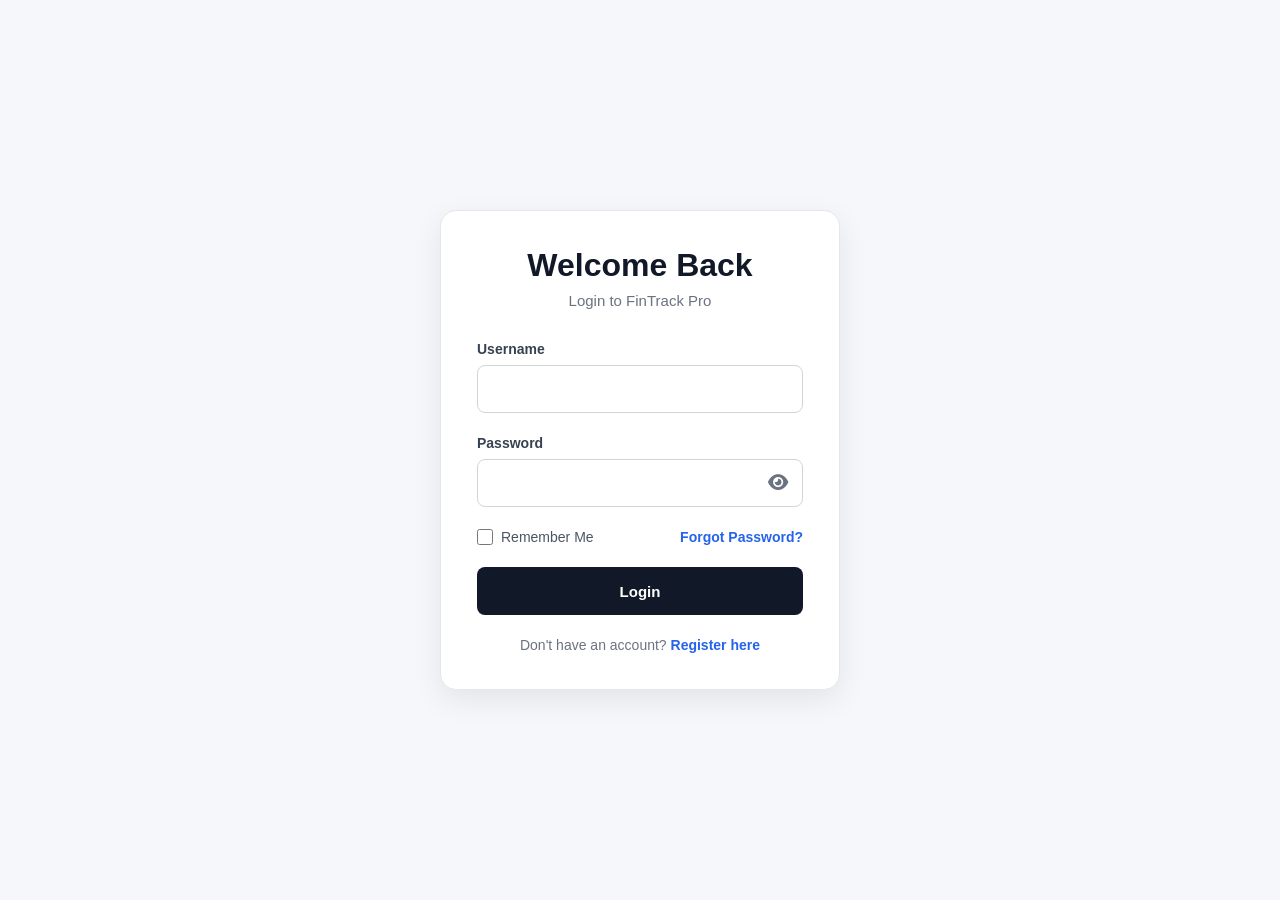
<file: dashboard.html>
<!doctype html>
<html lang="en">
  <head>
    <meta charset="UTF-8" />
    <meta name="viewport" content="width=device-width, initial-scale=1.0" />
    <title>FinTrack Pro</title>
    <link rel="stylesheet" href="css/dashboard.css" />
    <link
      rel="stylesheet"
      href="https://cdnjs.cloudflare.com/ajax/libs/font-awesome/6.7.2/css/all.min.css"
    />
  </head>
  <body>
    <div class="container">
      <aside class="sidebar">
        <!-- logo -->
        <div class="logo">
          <i class="fa-solid fa-layer-group"></i>
          <div>
            <h2>FinTrack Pro</h2>
            <p>Enterprise Finance</p>
          </div>
        </div>

        <!-- navigation -->
        <nav>
          <ul>
            <li class="active" id="dashboardBtn">
              <i class="fa-solid fa-border-all"></i>
              <span>Dashboard</span>
            </li>
            <li id="settingsBtn">
              <i class="fa-solid fa-gear"></i>
              <span>Settings</span>
            </li>
          </ul>
        </nav>

        <!-- Bottom-btn -->
        <button class="add-btn">
          <i class="fa-solid fa-plus"></i>
          <span>Add Transaction</span>
        </button>
      </aside>
      <main class="main-content">
        <header class="topbar">
          <div class="user-info">
            <span class="username" id="currentUsername"></span>
            <button class="logout-btn">
              <i class="fa-solid fa-right-from-bracket"></i>
              Logout
            </button>
          </div>
        </header>

        <!-- dashoard -->
        <section class="dashboard" id="dashboardPage">
          <h1>Financial Overview</h1>
          <p class="subtitle">Real-time tracking application</p>
          <div class="cards">
            <div class="card">
              <div class="card-icon blue">
                <i class="fa-solid fa-building-columns"></i>
              </div>
              <p class="card-title">Current Balance</p>
              <h2 id="balance">$0.00</h2>
            </div>
            <div class="card">
              <div class="card-icon green">
                <i class="fa-solid fa-arrow-trend-up"></i>
              </div>
              <p class="card-title">Total Income</p>
              <h2 id="income">$0.00</h2>
            </div>
            <div class="card">
              <div class="card-icon red">
                <i class="fa-solid fa-arrow-trend-down"></i>
              </div>
              <p class="card-title">Total Expense</p>
              <h2 id="expense">$0.00</h2>
            </div>
            <div class="card">
              <div class="card-icon purple">
                <i class="fa-solid fa-piggy-bank"></i>
              </div>
              <p class="card-title">Transactions</p>
              <h2 id="transactionCount">0</h2>
            </div>
          </div>

          <div class="dashboard-grid">
            <!-- left col -->
            <div class="main-column">
              <!-- Cash Flow Card -->
              <div class="panel chart-panel">
                <h2>Cash Flow Analysis</h2>

                <div class="chart-area">
                  <!-- Replace with Chart.js later -->
                  <div class="chart-placeholder">Chart will come here</div>
                </div>
              </div>

              <!-- Transactions Card -->
              <div class="panel table-panel">
                <h2>All Transactions</h2>

                <div class="table-controls">
                  <div class="search-box">
                    <i class="fa-solid fa-magnifying-glass"></i>

                    <input
                      id="searchInput"
                      type="text"
                      placeholder="Search transactions..."
                      class="search-input"
                    />
                  </div>

                  <select id="filterType" class="filter-select">
                    <option>All Types</option>
                    <option>Income</option>
                    <option>Expense</option>
                  </select>
                </div>

                <div class="table-container">
                  <table>
                    <thead>
                      <tr>
                        <th>Date</th>
                        <th>Description</th>
                        <th>Category</th>
                        <th>Amount</th>
                        <th>Actions</th>
                      </tr>
                    </thead>

                    <tbody id="transactionTable">
                      <!-- Transactions will come here -->
                    </tbody>
                  </table>
                </div>
              </div>
            </div>

            <!-- right col -->
            <div class="side-column">
              <div class="panel">
                <h2>Preferences</h2>

                <div class="preference-item">
                  <span>Dark Mode</span>
                  <label class="switch">
                    <input type="checkbox" id="darkMode" />
                    <span class="slider"></span>
                  </label>
                </div>

                <button class="reset-btn">
                  <i class="fa-solid fa-trash"></i>
                  <span>Reset All Data</span>
                </button>
              </div>
            </div>
          </div>
        </section>

        <!-- settings -->

        <section class="settings-page" id="settingsPage">
          <h1>Settings</h1>
          <p class="subtitle">
            Manage your account profile and app formatting.
          </p>

          <div class="panel settings-panel">
            <h2>Profile Details</h2>

            <div class="settings-grid">
              <div class="form-group">
                <label for="fullName">Full Name</label>

                <input id="fullName" type="text" value="srashti" />
              </div>

              <div class="form-group">
                <label for="currency">Primary Currency</label>

                <select id="currency">
                  <option>USD ($)</option>
                  <option>INR (₹)</option>
                  <option>EUR (€)</option>
                  <option>GBP (£)</option>
                </select>
              </div>
            </div>

            <button class="save-btn">Save Changes</button>
          </div>
        </section>
      </main>
    </div>
    <div class="modal" id="transactionModal">
      <div class="modal-content">
        <div class="modal-header">
          <h2>Add Transaction</h2>
          <span class="close">&times;</span>
        </div>

        <form id="transactionForm">
          <div class="form-group">
            <label for="type">Type</label>

            <select id="type" required>
              <option value="income">Income</option>
              <option value="expense">Expense</option>
            </select>
          </div>

          <div class="form-group">
            <label for="description">Description</label>

            <input
              type="text"
              id="description"
              placeholder="e.g. Salary"
              required
            />
          </div>

          <div class="form-row">
            <div class="form-group">
              <label for="amount">Amount</label>

              <input
                type="number"
                id="amount"
                placeholder="0.00"
                min="0"
                step="0.01"
                required
              />
            </div>

            <div class="form-group">
              <label for="date">Date</label>

              <input type="date" id="date" required />
            </div>
          </div>

          <div class="form-group">
            <label for="category">Category</label>

            <select id="category" required>
              <option value="">Select Category</option>
              <option>Food</option>
              <option>Shopping</option>
              <option>Salary</option>
              <option>Bills</option>
              <option>Entertainment</option>
              <option>Other</option>
            </select>
          </div>

          <button type="submit" class="save-btn">Save Transaction</button>
        </form>
      </div>
    </div>
    <script src="js/dashboard.js"></script>
  </body>
</html>
</file>
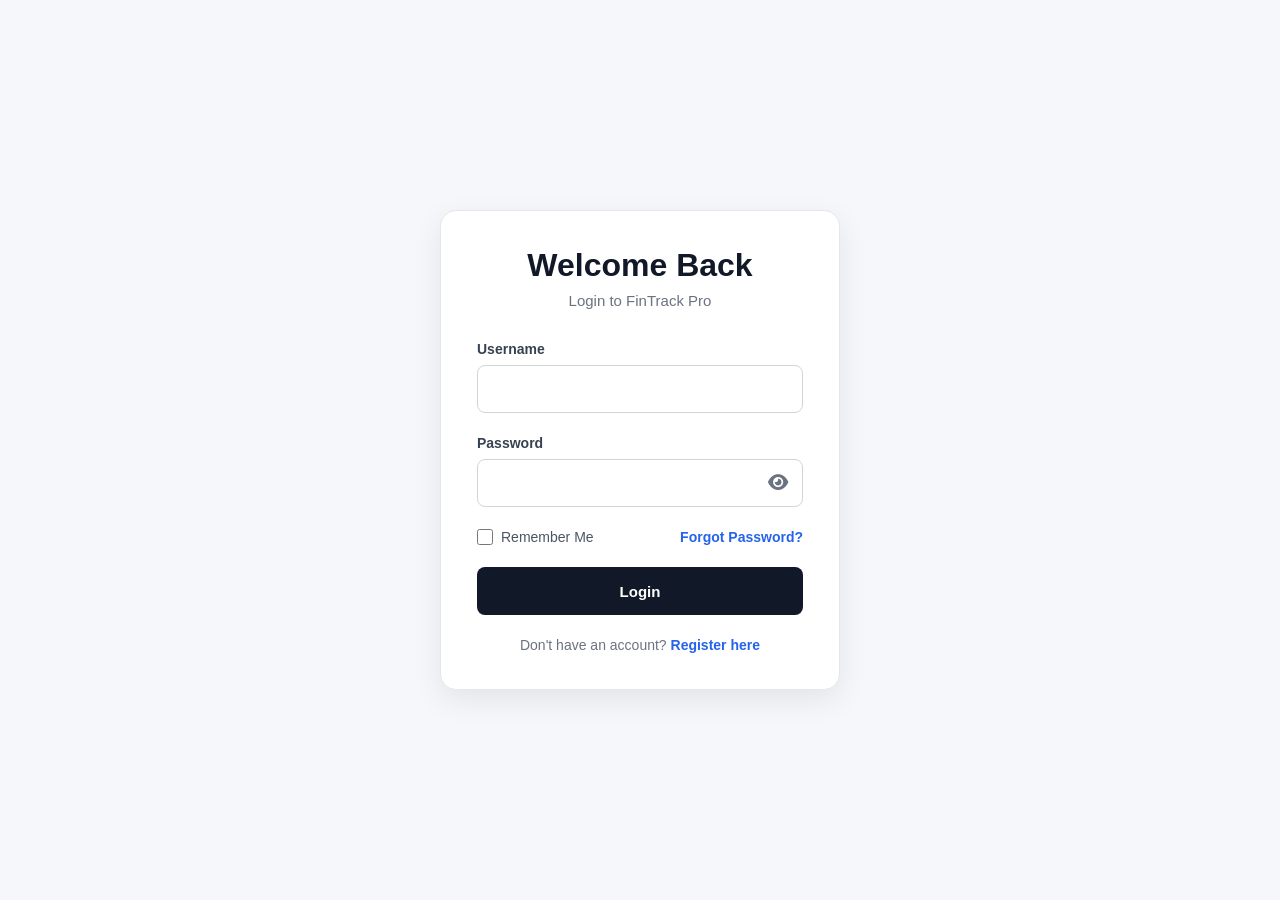
<file: login.html>
<!doctype html>
<html lang="en">
  <head>
    <meta charset="UTF-8" />
    <meta name="viewport" content="width=device-width, initial-scale=1.0" />
    <title>Login to FinTrack Pro</title>
    <link rel="stylesheet" href="css/auth.css" />
    <link
      rel="stylesheet"
      href="https://cdnjs.cloudflare.com/ajax/libs/font-awesome/6.7.2/css/all.min.css"
    />
  </head>

  <body>
    <div class="auth-card">
      <h1>Welcome Back</h1>
      <p class="subtitle">Login to FinTrack Pro</p>
      <form id="loginForm">
        <div class="form-group">
          <label>Username</label>
          <input type="text" id="loginUsername" required />
        </div>
        <div class="form-group">
          <label>Password</label>

          <div class="password-box">
            <input type="password" id="loginPassword" required />

            <span id="togglePassword" class="toggle-password">
              <i class="fa-solid fa-eye"></i>
            </span>
          </div>
        </div>
        <div class="login-options">
          <label class="remember-me">
            <input type="checkbox" id="rememberMe" />

            <span>Remember Me</span>
          </label>

          <a href="#" class="forgot-password"> Forgot Password? </a>
        </div>

        <button type="submit" class="login-btn">Login</button>
      </form>
      <p class="switch-page">
        Don't have an account?
        <a href="register.html"> Register here </a>
      </p>
    </div>

    <!-- Forgot Password Modal -->
    <div class="modal" id="forgotModal">
      <div class="modal-card">
        <h2>Reset Password</h2>

        <div class="form-group">
          <label>Username</label>
          <input type="text" id="forgotUsername" />
        </div>

        <div class="form-group">
          <label>New Password</label>

          <div class="password-box">
            <input type="password" id="newPassword" />

            <span id="toggleNewPassword" class="toggle-password">
              <i class="fa-solid fa-eye"></i>
            </span>
          </div>
        </div>

        <div class="form-group">
          <label>Confirm Password</label>

          <div class="password-box">
            <input type="password" id="confirmNewPassword" />

            <span id="toggleConfirmNewPassword" class="toggle-password">
              <i class="fa-solid fa-eye"></i>
            </span>
          </div>
        </div>

        <div class="modal-buttons">
          <button id="cancelReset" class="cancel-btn">Cancel</button>

          <button id="resetPasswordBtn" class="login-btn">
            Reset Password
          </button>
        </div>
      </div>
    </div>

    <div id="toast"></div>
    <script src="js/auth.js"></script>
  </body>
</html>
</file>
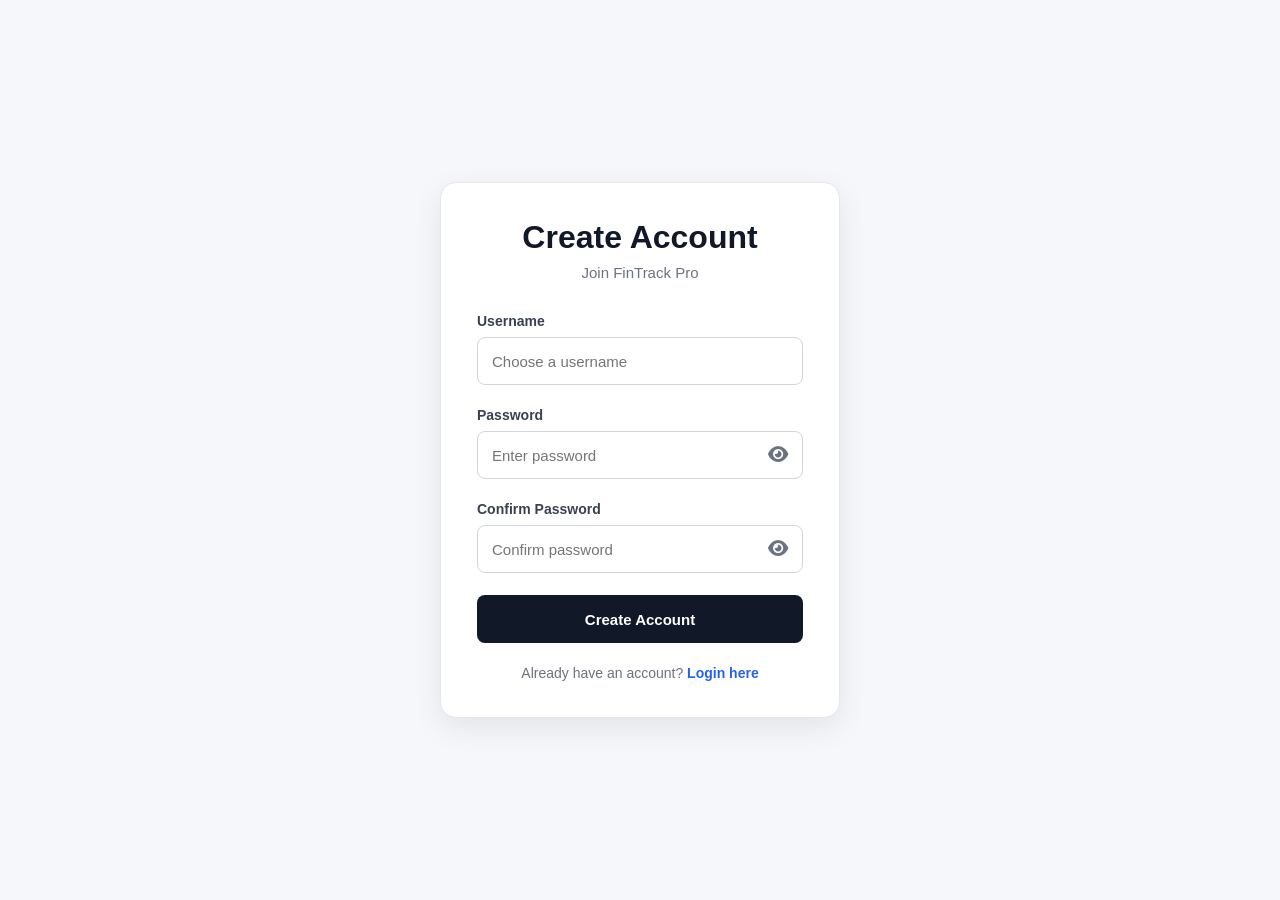
<file: register.html>
<!doctype html>
<html lang="en">
  <head>
    <meta charset="UTF-8" />
    <meta name="viewport" content="width=device-width, initial-scale=1.0" />
    <title>Register - FinTrack Pro</title>

    <link rel="stylesheet" href="css/auth.css" />

    <link
      rel="stylesheet"
      href="https://cdnjs.cloudflare.com/ajax/libs/font-awesome/6.7.2/css/all.min.css"
    />
  </head>

  <body>
    <div class="auth-card">
      <h1>Create Account</h1>

      <p class="subtitle">Join FinTrack Pro</p>

      <form id="registerForm">
        <div class="form-group">
          <label>Username</label>

          <input
            type="text"
            id="registerUsername"
            placeholder="Choose a username"
            required
          />
        </div>

        <div class="form-group">
          <label>Password</label>

          <div class="password-box">
            <input
              type="password"
              id="registerPassword"
              placeholder="Enter password"
              required
            />

            <span class="toggle-password" id="toggleRegisterPassword">
              <i class="fa-solid fa-eye"></i>
            </span>
          </div>
        </div>

        <div class="form-group">
          <label>Confirm Password</label>

          <div class="password-box">
            <input
              type="password"
              id="confirmPassword"
              placeholder="Confirm password"
              required
            />

            <span class="toggle-password" id="toggleConfirmPassword">
              <i class="fa-solid fa-eye"></i>
            </span>
          </div>
        </div>

        <button type="submit" class="login-btn">Create Account</button>
      </form>

      <p class="switch-page">
        Already have an account?
        <a href="login.html"> Login here </a>
      </p>
    </div>

    <div id="toast"></div>
    <script src="js/auth.js"></script>
  </body>
</html>
</file>
<file: css/dashboard.css>
* {
  margin: 0;
  padding: 0;
  box-sizing: border-box;
}

html,
body {
  width: 100%;
  height: 100%;
  font-family: Arial, Helvetica, sans-serif;
  background: #f5f7fb;
}
.container {
  display: flex;
  min-height: 100vh;
}
.sidebar {
  width: 230px;
  height: 100vh;
  position: fixed;
  top: 0;
  left: 0;
  display: flex;
  flex-direction: column;
  background: #fff;
  border-right: 1px solid #e5e7eb;
  padding: 25px 20px;
}
.logo {
  display: flex;
  align-items: center;
  gap: 14px;
}

.logo i {
  font-size: 28px;
  color: #111827;
}

.logo h2 {
  font-size: 22px;
  color: #111827;
}

.logo p {
  font-size: 13px;
  color: #6b7280;
  margin-top: 3px;
}
.main-content {
  margin-left: 230px;
  flex: 1;
  padding: 30px;
}

nav {
  margin-top: 40px;
}
nav ul {
  list-style: none;
}
nav li {
  display: flex;
  align-items: center;
  gap: 12px;
  padding: 15px;
  margin-bottom: 10px;
  border-radius: 10px;
  cursor: pointer;
  color: #4b5563;
  transition: all 0.3s ease;
}

nav li:hover {
  background: #f3f4f6;
  color: #111827;
}

.active {
  background: #e5e7eb;
  color: #111827;
}
.add-btn {
  width: 100%;
  padding: 15px;
  display: flex;
  justify-content: center;
  align-items: center;
  gap: 10px;
  border: none;
  background: black;
  color: white;
  border-radius: 10px;
  cursor: pointer;
  font-size: 16px;
  transition: 0.3s;
  margin-top: auto;
  font-weight: 600;
  letter-spacing: 0.2px;
}
.add-btn:hover {
  transform: translateY(-2px);
}
.topbar {
  display: flex;
  justify-content: flex-end;
  align-items: center;
  height: 70px;
  background: white;
  border: 1px solid #e5e7eb;
  border-radius: 10px;
  padding: 0 25px;
}
.user-info {
  display: flex;
  align-items: center;
  gap: 20px;
}
.user-info span {
  font-size: 16px;
  font-weight: 600;
  color: #111827;
}
.logout-btn {
  display: flex;
  align-items: center;
  gap: 8px;
  padding: 10px 18px;
  border: 1px solid #d1d5db;
  border-radius: 8px;
  background: #fff;
  cursor: pointer;
  font-weight: 600;
  transition: 0.3s;
}

.logout-btn:hover {
  background: #f3f4f6;
}
.dashboard {
  padding: 35px;
}
.dashboard h1 {
  font-size: 30px;
  font-weight: 900;
  color: #111827;
}
.subtitle {
  margin-top: 6px;
  font-size: 14px;
  color: #6b7280;
}
.cards {
  display: grid;
  grid-template-columns: repeat(4, 1fr);
  gap: 20px;
  margin-top: 25px;
}

.card {
  background: #fff;
  border: 1px solid #e5e7eb;
  border-radius: 16px;
  padding: 24px;
  transition: 0.3s;
}

.card:hover {
  transform: translateY(-4px);
  box-shadow: 0 10px 25px rgba(0, 0, 0, 0.08);
}

.card p {
  color: #6b7280;
  font-size: 15px;
  margin-bottom: 10px;
}

.card h2 {
  font-size: 38px;
  color: #111827;
  font-weight: 800;
}
.card-title {
  color: #6b7280;
  font-size: 15px;
}
.card-icon {
  width: 42px;
  height: 42px;
  border-radius: 10px;
  display: flex;
  justify-content: center;
  align-items: center;
  font-size: 20px;
  margin-bottom: 18px;
}
.blue {
  background: #dbeafe;
  color: #2563eb;
}

.green {
  background: #dcfce7;
  color: #15803d;
}

.red {
  background: #fee2e2;
  color: #dc2626;
}

.purple {
  background: #ede9fe;
  color: #7c3aed;
}
.dashboard-grid {
  display: grid;
  grid-template-columns: 2fr 1fr;
  gap: 24px;
  margin-top: 30px;
  align-items: start;
}

.main-column {
  display: flex;
  flex-direction: column;
  gap: 24px;
}

.side-column {
  display: flex;
  flex-direction: column;
}

.panel {
  background: #fff;
  border: 1px solid #e5e7eb;
  border-radius: 16px;
  padding: 22px;
}
.panel h2 {
  font-size: 20px;
  font-weight: 700;
  color: #111827;
  margin-bottom: 20px;
}

.chart-area {
  position: relative;
  width: 100%;
  height: 300px;
  border: 2px dashed #d1d5db;
  border-radius: 12px;
  padding: 15px;
}
#cashFlowChart {
  width: 100% !important;
  height: 100% !important;
}

.table-controls {
  display: flex;
  gap: 16px;
  margin-bottom: 20px;
}

.search-box {
  flex: 1;
  display: flex;
  align-items: center;
  gap: 10px;
  padding: 0 14px;
  height: 48px;
  border: 1px solid #d1d5db;
  border-radius: 8px;
  background: #fff;
}

.search-box i {
  color: #6b7280;
  font-size: 15px;
}

.search-input {
  flex: 1;
  height: 100%;
  border: none;
  outline: none;
  background: transparent;
  font-size: 15px;
}

.filter-select {
  width: 220px;
  padding: 0 14px;
  border: 1px solid #d1d5db;
  border-radius: 8px;
  height: 48px;
  outline: none;
  background: #fff;
}

.table-container {
  overflow-x: auto;
}

table {
  width: 100%;
  border-collapse: collapse;
}

th {
  font-size: 13px;
  font-weight: 600;
  letter-spacing: 0.4px;
  text-transform: uppercase;
  color: #6b7280;
}

td {
  padding: 14px 10px;
  border-bottom: 1px solid #f3f4f6;
}

.preference-item {
  display: flex;
  justify-content: space-between;
  align-items: center;
  margin-bottom: 25px;
}
.switch {
  position: relative;
  display: inline-block;
  width: 46px;
  height: 26px;
}

.switch input {
  opacity: 0;
  width: 0;
  height: 0;
}

.slider {
  position: absolute;
  inset: 0;
  background: #d1d5db;
  border-radius: 50px;
  cursor: pointer;
  transition: 0.3s;
}

.slider::before {
  content: "";
  position: absolute;
  width: 20px;
  height: 20px;
  left: 3px;
  top: 3px;
  background: #fff;
  border-radius: 50%;
  transition: 0.3s;
  box-shadow: 0 2px 6px rgba(0, 0, 0, 0.15);
}

.switch input:checked + .slider {
  background: #2563eb;
}

.switch input:checked + .slider::before {
  transform: translateX(20px);
}

.reset-btn {
  width: 100%;
  height: 48px;
  display: flex;
  justify-content: center;
  align-items: center;
  gap: 10px;
  border: 1px solid #ef4444;
  background: #fff5f5;
  color: #dc2626;
  border-radius: 8px;
  font-size: 15px;
  font-weight: 600;
  cursor: pointer;
  transition: 0.3s;
}

.reset-btn:hover {
  background: #fee2e2;
}

/* modal */

.modal {
  position: fixed;
  inset: 0;
  display: none;
  justify-content: center;
  align-items: center;
  background: rgba(0, 0, 0, 0.45);
  z-index: 1000;
}

.modal.active {
  display: flex;
}

.modal-content {
  width: 420px;
  max-width: 90%;
  background: #fff;
  border-radius: 16px;
  padding: 24px;
  animation: popup 0.25s ease;
}

@keyframes popup {
  from {
    opacity: 0;
    transform: translateY(-20px) scale(0.97);
  }
  to {
    opacity: 1;
    transform: translateY(0) scale(1);
  }
}

/* header */

.modal-header {
  display: flex;
  justify-content: space-between;
  align-items: center;
  margin-bottom: 24px;
}

.modal-header h2 {
  font-size: 22px;
  font-weight: 700;
  color: #111827;
}

.close {
  font-size: 30px;
  color: #6b7280;
  cursor: pointer;
  transition: 0.2s;
}

.close:hover {
  color: #111827;
}

/* form */

#transactionForm {
  display: flex;
  flex-direction: column;
}

.form-group {
  display: flex;
  flex-direction: column;
  margin-bottom: 18px;
}

.form-group label {
  font-size: 15px;
  font-weight: 500;
  color: #111827;
  margin-bottom: 8px;
}

.form-row {
  display: grid;
  grid-template-columns: 1fr 1fr;
  gap: 16px;
  margin-bottom: 18px;
}

#transactionForm input,
#transactionForm select {
  width: 100%;
  height: 48px;
  padding: 0 14px;
  border: 1px solid #d1d5db;
  border-radius: 8px;
  font-size: 15px;
  background: #fff;
  color: #111827;
  outline: none;
  transition: 0.2s;
}

#transactionForm input:focus,
#transactionForm select:focus {
  border-color: #000103;
  box-shadow: 0 0 0 3px rgba(37, 99, 235, 0.12);
}

/* save-btn */
.save-btn {
  width: 100%;
  height: 48px;
  margin-top: 8px;
  border: none;
  border-radius: 8px;
  background: #01040a;
  color: #fff;
  font-size: 15px;
  font-weight: 600;
  cursor: pointer;
  transition: 0.25s;
}

.save-btn:hover {
  background: #303038;
  box-shadow: 0 0 0 3px rgba(37, 99, 235, 0.12);
}

/* settings */

.settings-page {
  display: none;
  padding: 34px 30px;
}

.settings-page.active {
  display: block;
}

.settings-page h1 {
  font-size: 28px;
  font-weight: 800;
  color: #111827;
  margin-bottom: 6px;
}

.settings-page .subtitle {
  font-size: 15px;
  color: #6b7280;
  margin-bottom: 22px;
}
.settings-panel {
  width: 66%;
  min-width: 780px;
  background: #fff;
  border: 1px solid #e5e7eb;
  border-radius: 16px;
  padding: 18px;
}

.settings-panel h2 {
  font-size: 20px;
  font-weight: 700;
  color: #111827;
  margin-bottom: 18px;
}
.settings-grid {
  display: grid;
  grid-template-columns: 1.1fr 0.9fr;
  gap: 14px;
  margin-bottom: 22px;
}

.settings-panel label {
  display: block;
  margin-bottom: 8px;
  font-size: 15px;
  font-weight: 600;
  color: #111827;
}

.settings-panel input,
.settings-panel select {
  width: 100%;
  height: 48px;
  padding: 0 12px;
  border: 1px solid #d1d5db;
  border-radius: 8px;
  background: #fff;
  font-size: 15px;
  color: #111827;
  outline: none;
  transition: 0.25s;
}

.settings-panel input::placeholder {
  color: #9ca3af;
}

.settings-panel input:focus,
.settings-panel select:focus {
  border-color: #040507;
}
.settings-panel .save-btn {
  width: 118px;
  height: 42px;
  border: none;
  border-radius: 8px;
  background: #000;
  color: #fff;
  font-size: 14px;
  font-weight: 600;
  cursor: pointer;
  transition: 0.25s;
}

.settings-panel .save-btn:hover {
  background: #222;
}

/* tables */

.table-container table {
  width: 100%;
  border-collapse: collapse;
  table-layout: fixed;
}

.table-container th {
  padding: 14px 10px;
  font-size: 13px;
  font-weight: 700;
  color: #64748b;
  text-transform: uppercase;
  text-align: center;
}

.table-container td {
  padding: 18px 10px;
  font-size: 16px;
  color: #111827;
  border-top: 1px solid #eef2f7;
  text-align: center;
  vertical-align: middle;
}

/* Column widths */
.table-container table {
  width: 100%;
  border-collapse: collapse;
}

.table-container th,
.table-container td {
  padding: 18px 12px;
  text-align: left;
}

.table-container th:last-child,
.table-container td:last-child {
  text-align: center;
  width: 120px;
}
/* Actions column */
#transactionTable td:last-child {
  text-align: center;
  vertical-align: middle;
}

.action-buttons {
  display: flex;
  justify-content: center;
  align-items: center;
  gap: 10px;
}

.edit-btn,
.delete-btn {
  width: 34px;
  height: 34px;
  border: none;
  border-radius: 8px;
  display: flex;
  justify-content: center;
  align-items: center;
  cursor: pointer;
  transition: 0.2s ease;
}

.edit-btn {
  background: #eef4ff;
  color: #2563eb;
}

.edit-btn:hover {
  background: #dbeafe;
}

.delete-btn {
  background: #fff1f2;
  color: #dc2626;
}

.delete-btn:hover {
  background: #ffe4e6;
}

.edit-btn i,
.delete-btn i {
  font-size: 14px;
  line-height: 1;
  pointer-events: none;
}

body.dark-mode {
  background: #111827;
  color: #f9fafb;
}

body.dark-mode .sidebar {
  background: #1f2937;
  border-right: 1px solid #374151;
}

body.dark-mode .logo h2,
body.dark-mode .logo i {
  color: white;
}

body.dark-mode .logo p {
  color: #9ca3af;
}

body.dark-mode nav li {
  color: #d1d5db;
}

body.dark-mode nav li:hover {
  background: #374151;
}

body.dark-mode nav li.active {
  background: #2563eb;
  color: white;
}

body.dark-mode .main-content {
  background: #111827;
}

body.dark-mode .topbar {
  background: #1f2937;
  border-color: #374151;
}

body.dark-mode .user-info span {
  color: white;
}

body.dark-mode .logout-btn {
  background: #374151;
  color: white;
  border: none;
}

body.dark-mode .card,
body.dark-mode .panel,
body.dark-mode .settings-panel {
  background: #1f2937;
  border-color: #374151;
}

body.dark-mode h1,
body.dark-mode h2,
body.dark-mode h3,
body.dark-mode label {
  color: white;
}

body.dark-mode p,
body.dark-mode span,
body.dark-mode td,
body.dark-mode th {
  color: #d1d5db;
}

body.dark-mode input,
body.dark-mode select {
  background: #374151;
  color: white;
  border: 1px solid #4b5563;
}

body.dark-mode input::placeholder {
  color: #9ca3af;
}

body.dark-mode .search-box {
  background: #374151;
  border-color: #4b5563;
}

body.dark-mode table {
  background: #1f2937;
}

body.dark-mode td {
  border-color: #374151;
}

body.dark-mode .modal-content {
  background: #1f2937;
}

body.dark-mode .modal-header h2 {
  color: white;
}

body.dark-mode .close {
  color: white;
}

body.dark-mode .chart-area {
  border-color: #4b5563;
}

body.dark-mode .save-btn,
body.dark-mode .add-btn {
  background: #2563eb;
}

body.dark-mode .reset-btn {
  background: #7f1d1d;
  color: white;
  border: none;
}
</file>
<file: css/auth.css>
* {
  margin: 0;
  padding: 0;
  box-sizing: border-box;
}

html,
body {
  font-family: Arial, Helvetica, sans-serif;
  background: #f5f7fb;
  display: flex;
  justify-content: center;
  align-items: center;
  min-height: 100vh;
}

.auth-card {
  width: 400px;
  background: #fff;
  border: 1px solid #e5e7eb;
  border-radius: 16px;
  padding: 36px;
  box-shadow: 0 10px 30px rgba(0, 0, 0, 0.08);
}

.auth-card h1 {
  text-align: center;
  font-size: 32px;
  font-weight: 800;
  color: #111827;
}

.subtitle {
  text-align: center;
  margin-top: 8px;
  margin-bottom: 32px;
  color: #6b7280;
  font-size: 15px;
}

.form-group {
  display: flex;
  flex-direction: column;
  margin-bottom: 22px;
}

.form-group label {
  margin-bottom: 8px;
  font-size: 14px;
  font-weight: 600;
  color: #374151;
}

.form-group input {
  height: 48px;
  padding: 0 14px;
  border: 1px solid #d1d5db;
  border-radius: 8px;
  outline: none;
  font-size: 15px;
  transition: 0.25s;
}

.form-group input:focus {
  border-color: #2563eb;
  box-shadow: 0 0 0 3px rgba(37, 99, 235, 0.12);
}

.login-btn {
  width: 100%;
  height: 48px;
  border: none;
  border-radius: 8px;
  background: #111827;
  color: white;
  font-size: 15px;
  font-weight: 600;
  cursor: pointer;
  transition: 0.25s;
}

.login-btn:hover {
  background: #1f2937;
}

.switch-page {
  margin-top: 22px;
  text-align: center;
  font-size: 14px;
  color: #6b7280;
}

.switch-page a {
  color: #2563eb;
  text-decoration: none;
  font-weight: 600;
}

.switch-page a:hover {
  text-decoration: underline;
}

.password-box {
  position: relative;
}

.password-box input {
  width: 100%;
  padding-right: 45px;
}

.toggle-password {
  position: absolute;
  top: 50%;
  right: 15px;
  transform: translateY(-50%);
  cursor: pointer;
  font-size: 18px;
  color: #6b7280;
  user-select: none;
}

.toggle-password:hover {
  color: #111827;
}

.login-options {
  display: flex;
  justify-content: space-between;
  align-items: center;
  margin-bottom: 22px;
}

.remember-me {
  display: flex;
  align-items: center;
  gap: 8px;
  font-size: 14px;
  color: #4b5563;
  cursor: pointer;
}

.remember-me input {
  width: 16px;
  height: 16px;
  cursor: pointer;
}

.forgot-password {
  font-size: 14px;
  color: #2563eb;
  text-decoration: none;
  font-weight: 600;
}
.forgot-password:hover {
  text-decoration: underline;
}
#toast {
  position: fixed;
  top: 25px;
  right: 25px;
  padding: 14px 22px;
  border-radius: 8px;
  background: #111827;
  color: #fff;
  font-size: 14px;
  font-weight: 600;
  opacity: 0;
  pointer-events: none;
  transform: translateY(-20px);
  transition: 0.3s;
  z-index: 999;
}

#toast.show {
  opacity: 1;
  transform: translateY(0);
}

#toast.success {
  background: #16a34a;
}

#toast.error {
  background: #dc2626;
}
/* modal for forgot password */
/* =========================
   FORGOT PASSWORD MODAL
========================= */

.modal {
  position: fixed;
  inset: 0;
  display: none;
  justify-content: center;
  align-items: center;
  background: rgba(0, 0, 0, 0.45);
  z-index: 9999;
}

.modal.active {
  display: flex;
}

.modal-card {
  width: 420px;
  max-width: 90%;
  background: #fff;
  border-radius: 16px;
  padding: 28px;
  box-shadow: 0 15px 35px rgba(0, 0, 0, 0.18);
  animation: popup 0.25s ease;
}

@keyframes popup {
  from {
    opacity: 0;
    transform: translateY(-20px) scale(0.95);
  }
  to {
    opacity: 1;
    transform: translateY(0) scale(1);
  }
}

.modal-card h2 {
  text-align: center;
  font-size: 26px;
  font-weight: 700;
  margin-bottom: 24px;
  color: #111827;
}

.modal-buttons {
  display: flex;
  justify-content: flex-end;
  gap: 12px;
  margin-top: 20px;
}

.cancel-btn {
  height: 46px;
  padding: 0 20px;
  border: 1px solid #d1d5db;
  background: #fff;
  border-radius: 8px;
  cursor: pointer;
  font-weight: 600;
  transition: 0.25s;
}

.cancel-btn:hover {
  background: #f3f4f6;
}

.modal-buttons .login-btn {
  width: auto;
  padding: 0 22px;
  margin: 0;
}
</file>
